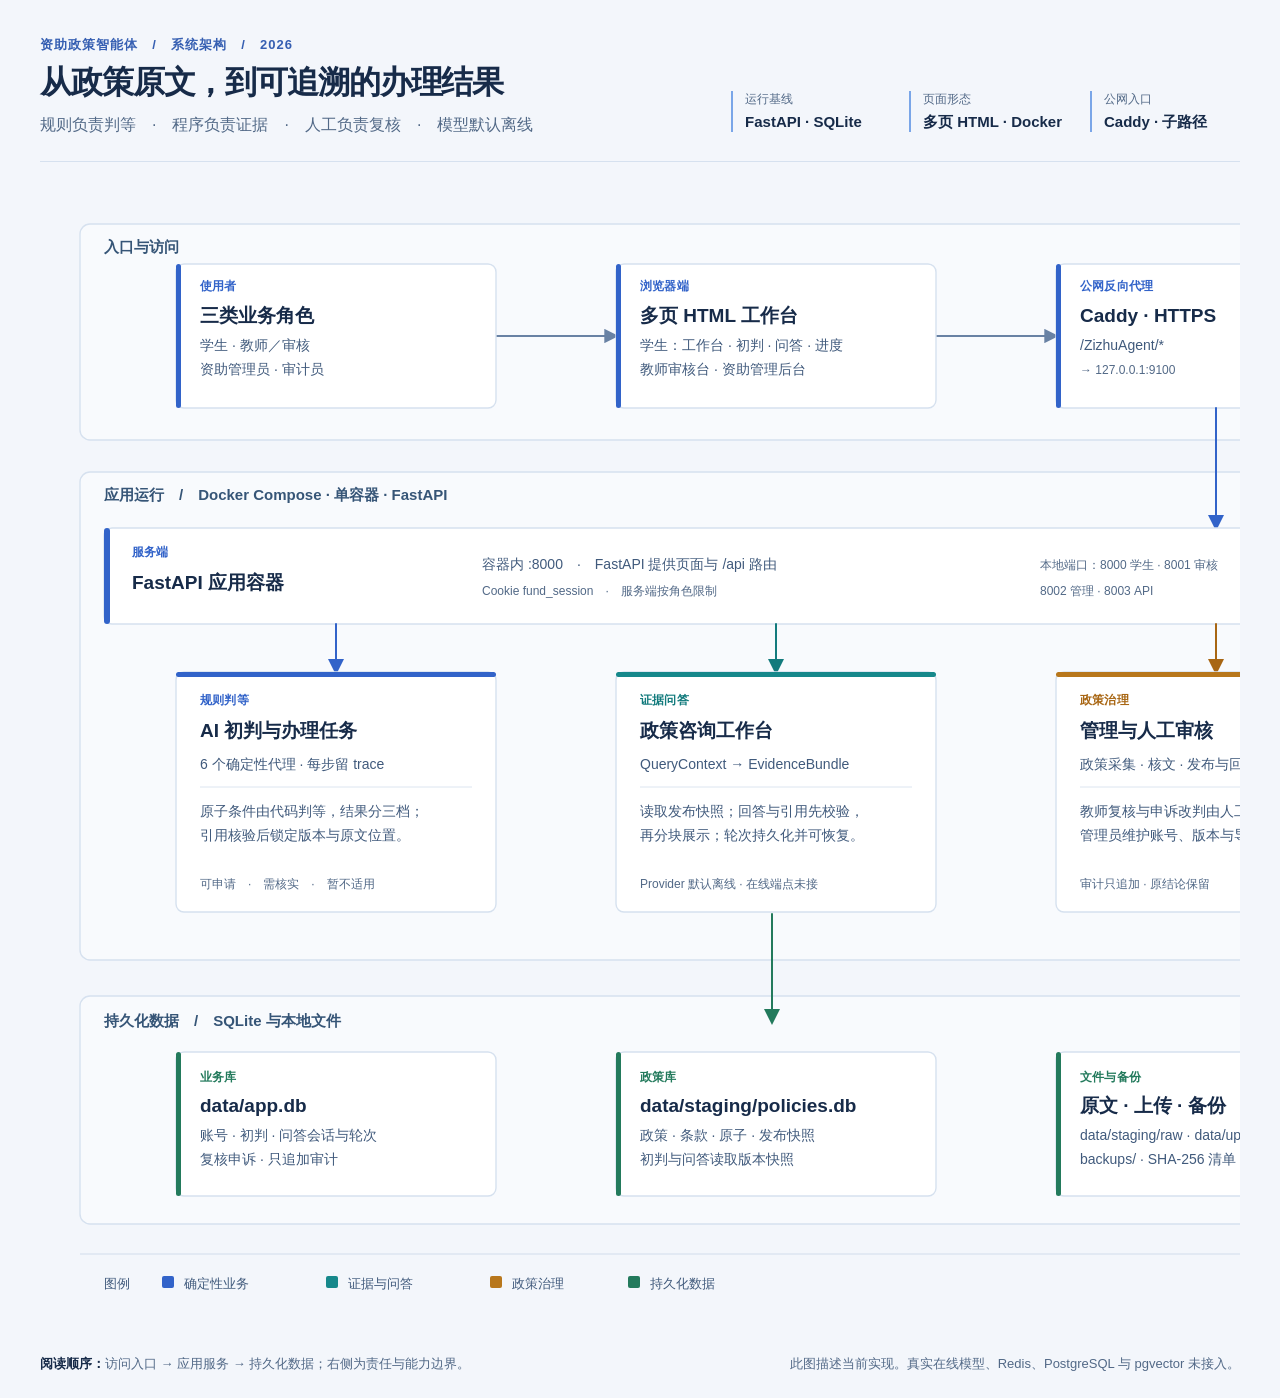
<file: docs/资助政策智能体系统架构图.html>
<!doctype html>
<html lang="zh-CN">
<head>
  <meta charset="utf-8">
  <meta name="viewport" content="width=device-width, initial-scale=1">
  <meta name="color-scheme" content="light">
  <title>资助政策智能体｜系统架构</title>
  <style>
    :root {
      color-scheme: light;
      --paper: #f3f6fb;
      --ink: #172b49;
      --muted: #526987;
      --rule: #d6e1ef;
      --blue: #3263c9;
      --teal: #16888b;
      --amber: #a86613;
      --green: #237a5c;
      font-family: "Geist", "Microsoft YaHei", "Noto Sans SC", "PingFang SC", sans-serif;
    }
    *, *::before, *::after { box-sizing: border-box; }
    body { margin: 0; background: var(--paper); color: var(--ink); }
    .page { width: min(100%, 2048px); margin: 0 auto; padding: 34px 40px 24px; }
    .masthead {
      display: flex; align-items: flex-end; justify-content: space-between; gap: 32px;
      padding: 2px 0 24px; border-bottom: 1px solid var(--rule);
    }
    .identity { min-width: 0; }
    .eyebrow { margin: 0 0 10px; color: #365fb2; font-size: 13px; font-weight: 700; letter-spacing: .08em; }
    h1 { margin: 0; font-size: clamp(30px, 2.5vw, 46px); line-height: 1.18; letter-spacing: -.035em; font-weight: 750; }
    .subtitle { margin: 10px 0 0; color: var(--muted); font-size: 16px; line-height: 1.6; }
    .meta { display: flex; gap: 28px; padding-bottom: 5px; flex: 0 0 auto; }
    .meta-item { min-width: 150px; border-left: 2px solid #7aa6e8; padding-left: 12px; }
    .meta-label { display: block; margin-bottom: 5px; color: var(--muted); font-size: 12px; }
    .meta-value { display: block; font-size: 15px; font-weight: 700; }
    .diagram-container { width: 100%; min-width: 0; margin-top: 22px; overflow-x: auto; }
    svg { display: block; width: 100%; min-width: 1920px; height: auto; }
    .caption { display: flex; justify-content: space-between; gap: 24px; margin-top: 10px; color: var(--muted); font-size: 13px; line-height: 1.5; }
    .caption p { margin: 0; }
    .caption strong { color: var(--ink); }
    @media (max-width: 900px) {
      .page { padding: 24px 18px 18px; }
      .masthead { display: block; }
      .meta { margin-top: 22px; flex-wrap: wrap; gap: 16px 24px; }
      .caption { display: block; }
      .caption p + p { margin-top: 6px; }
    }
    @media print {
      body { background: #fff; }
      .page { width: 100%; padding: 16px; }
      .diagram-container { overflow-x: visible; }
      svg { min-width: 0; }
      .masthead { padding-bottom: 14px; }
    }
  </style>
</head>
<body>
  <main class="page">
    <header class="masthead">
      <div class="identity">
        <p class="eyebrow">资助政策智能体　/　系统架构　/　2026</p>
        <h1>从政策原文，到可追溯的办理结果</h1>
        <p class="subtitle">规则负责判等　·　程序负责证据　·　人工负责复核　·　模型默认离线</p>
      </div>
      <div class="meta" aria-label="架构基线">
        <div class="meta-item"><span class="meta-label">运行基线</span><span class="meta-value">FastAPI · SQLite</span></div>
        <div class="meta-item"><span class="meta-label">页面形态</span><span class="meta-value">多页 HTML · Docker</span></div>
        <div class="meta-item"><span class="meta-label">公网入口</span><span class="meta-value">Caddy · 子路径</span></div>
      </div>
    </header>

    <figure style="margin:0">
      <div class="diagram-container">
        <svg xmlns="http://www.w3.org/2000/svg" viewBox="0 0 1920 1160" role="img" aria-labelledby="fund-architecture-title fund-architecture-desc">
          <title id="fund-architecture-title">资助政策智能体系统架构</title>
          <desc id="fund-architecture-desc">展示学生、教师和资助管理员经过多页前端与 Caddy 访问 FastAPI，进入资格初判、政策问答和政策治理服务，并使用业务 SQLite、政策 SQLite 与文件备份；侧栏说明规则、引用、人工复核和模型的责任边界。</desc>
          <defs>
            <marker id="fund-arrow" markerWidth="8" markerHeight="8" refX="6.5" refY="4" orient="auto" markerUnits="strokeWidth">
              <path d="M0,0 L8,4 L0,8 Z" fill="#6982a4"/>
            </marker>
            <marker id="fund-arrow-blue" markerWidth="8" markerHeight="8" refX="6.5" refY="4" orient="auto" markerUnits="strokeWidth">
              <path d="M0,0 L8,4 L0,8 Z" fill="#3263c9"/>
            </marker>
            <marker id="fund-arrow-teal" markerWidth="8" markerHeight="8" refX="6.5" refY="4" orient="auto" markerUnits="strokeWidth">
              <path d="M0,0 L8,4 L0,8 Z" fill="#137b7d"/>
            </marker>
            <marker id="fund-arrow-amber" markerWidth="8" markerHeight="8" refX="6.5" refY="4" orient="auto" markerUnits="strokeWidth">
              <path d="M0,0 L8,4 L0,8 Z" fill="#a86613"/>
            </marker>
            <marker id="fund-arrow-green" markerWidth="8" markerHeight="8" refX="6.5" refY="4" orient="auto" markerUnits="strokeWidth">
              <path d="M0,0 L8,4 L0,8 Z" fill="#237a5c"/>
            </marker>
            <filter id="fund-line-glow" x="-100%" y="-100%" width="300%" height="300%" color-interpolation-filters="sRGB">
              <feGaussianBlur stdDeviation="4"/>
            </filter>
            <style>
              .zone { fill:#f8fafd; stroke:#d6e1ef; stroke-width:1.4; }
              .zone-title { font:600 15px "Geist","Microsoft YaHei","Noto Sans SC","PingFang SC",sans-serif; fill:#365577; }
              .node { fill:#fff; stroke:#d6e1ef; stroke-width:1.4; }
              .node-title { font:700 19px "Geist","Microsoft YaHei","Noto Sans SC","PingFang SC",sans-serif; fill:#172b49; }
              .node-body { font:400 14px "Geist","Microsoft YaHei","Noto Sans SC","PingFang SC",sans-serif; fill:#405a7c; }
              .node-note { font:500 12px "Geist","Microsoft YaHei","Noto Sans SC","PingFang SC",sans-serif; fill:#526987; }
              .label { font:700 12px "Geist","Microsoft YaHei","Noto Sans SC","PingFang SC",sans-serif; letter-spacing:.02em; }
              .section-title { font:700 17px "Geist","Microsoft YaHei","Noto Sans SC","PingFang SC",sans-serif; fill:#172b49; }
              .side-title { font:700 22px "Geist","Microsoft YaHei","Noto Sans SC","PingFang SC",sans-serif; fill:#172b49; }
              .side-head { font:700 16px "Geist","Microsoft YaHei","Noto Sans SC","PingFang SC",sans-serif; fill:#1c3457; }
              .side-body { font:400 14px "Geist","Microsoft YaHei","Noto Sans SC","PingFang SC",sans-serif; fill:#526987; }
              .arrow { fill:none; stroke:#6982a4; stroke-width:1.8; marker-end:url(#fund-arrow); }
              .arrow-blue { fill:none; stroke:#3263c9; stroke-width:2; marker-end:url(#fund-arrow-blue); }
              .glow-halo { fill:none; stroke-width:7; stroke-linecap:round; opacity:.42; filter:url(#fund-line-glow); }
              .glow-halo.blue { stroke:#82a9fb; }
              .glow-halo.teal { stroke:#71c1bd; }
              .glow-halo.amber { stroke:#e3b56f; }
              .glow-halo.green { stroke:#78ba98; }
              .flow-line { fill:none; stroke-width:2; stroke-linecap:round; }
              .flow-line.blue { stroke:#3263c9; marker-end:url(#fund-arrow-blue); }
              .flow-line.teal { stroke:#137b7d; marker-end:url(#fund-arrow-teal); }
              .flow-line.amber { stroke:#a86613; marker-end:url(#fund-arrow-amber); }
              .flow-line.green { stroke:#237a5c; marker-end:url(#fund-arrow-green); }
              .divider { stroke:#dce5f0; stroke-width:1; }
              .tag { font:600 12px "Geist","Microsoft YaHei","Noto Sans SC","PingFang SC",sans-serif; }
              .legend { font:500 13px "Geist","Microsoft YaHei","Noto Sans SC","PingFang SC",sans-serif; fill:#405a7c; }
            </style>
          </defs>

          <!-- 入口层 -->
          <rect class="zone" x="40" y="40" width="1400" height="216" rx="10"/>
          <text class="zone-title" x="64" y="68">入口与访问</text>

          <!-- 箭头先于节点绘制 -->
          <path class="arrow" d="M456 152 H576"/>
          <path class="arrow" d="M896 152 H1016"/>

          <rect class="node" x="136" y="80" width="320" height="144" rx="8"/>
          <rect x="136" y="80" width="5" height="144" rx="2.5" fill="#3263c9"/>
          <text class="label" x="160" y="106" fill="#3263c9">使用者</text>
          <text class="node-title" x="160" y="138">三类业务角色</text>
          <text class="node-body" x="160" y="166">学生 · 教师／审核</text>
          <text class="node-body" x="160" y="190">资助管理员 · 审计员</text>

          <rect class="node" x="576" y="80" width="320" height="144" rx="8"/>
          <rect x="576" y="80" width="5" height="144" rx="2.5" fill="#3263c9"/>
          <text class="label" x="600" y="106" fill="#3263c9">浏览器端</text>
          <text class="node-title" x="600" y="138">多页 HTML 工作台</text>
          <text class="node-body" x="600" y="166">学生：工作台 · 初判 · 问答 · 进度</text>
          <text class="node-body" x="600" y="190">教师审核台 · 资助管理后台</text>

          <rect class="node" x="1016" y="80" width="320" height="144" rx="8"/>
          <rect x="1016" y="80" width="5" height="144" rx="2.5" fill="#3263c9"/>
          <text class="label" x="1040" y="106" fill="#3263c9">公网反向代理</text>
          <text class="node-title" x="1040" y="138">Caddy · HTTPS</text>
          <text class="node-body" x="1040" y="166">/ZizhuAgent/*</text>
          <text class="node-note" x="1040" y="190">→ 127.0.0.1:9100</text>

          <!-- 应用运行区 -->
          <rect class="zone" x="40" y="288" width="1400" height="488" rx="10"/>
          <text class="zone-title" x="64" y="316">应用运行　/　Docker Compose · 单容器 · FastAPI</text>

          <path class="glow-halo blue" d="M1176 224 V344"/>
          <path class="flow-line blue" d="M1176 224 V344"/>

          <rect class="node" x="64" y="344" width="1352" height="96" rx="8"/>
          <rect x="64" y="344" width="6" height="96" rx="3" fill="#3263c9"/>
          <text class="label" x="92" y="372" fill="#3263c9">服务端</text>
          <text class="node-title" x="92" y="405">FastAPI 应用容器</text>
          <text class="node-body" x="442" y="385">容器内 :8000　·　FastAPI 提供页面与 /api 路由</text>
          <text class="node-note" x="442" y="411">Cookie fund_session　·　服务端按角色限制</text>
          <text class="node-note" x="1000" y="385">本地端口：8000 学生 · 8001 审核</text>
          <text class="node-note" x="1000" y="411">8002 管理 · 8003 API</text>

          <!-- FastAPI 到三个业务能力的独立垂直连接 -->
          <path class="glow-halo blue" d="M296 440 V488"/>
          <path class="flow-line blue" d="M296 440 V488"/>
          <path class="glow-halo teal" d="M736 440 V488"/>
          <path class="flow-line teal" d="M736 440 V488"/>
          <path class="glow-halo amber" d="M1176 440 V488"/>
          <path class="flow-line amber" d="M1176 440 V488"/>

          <rect class="node" x="136" y="488" width="320" height="240" rx="8"/>
          <rect x="136" y="488" width="320" height="5" rx="2.5" fill="#3263c9"/>
          <text class="label" x="160" y="520" fill="#3263c9">规则判等</text>
          <text class="node-title" x="160" y="553">AI 初判与办理任务</text>
          <text class="node-body" x="160" y="585">6 个确定性代理 · 每步留 trace</text>
          <line class="divider" x1="160" y1="603" x2="432" y2="603"/>
          <text class="node-body" x="160" y="632">原子条件由代码判等，结果分三档；</text>
          <text class="node-body" x="160" y="656">引用核验后锁定版本与原文位置。</text>
          <text class="node-note" x="160" y="704">可申请　·　需核实　·　暂不适用</text>

          <rect class="node" x="576" y="488" width="320" height="240" rx="8"/>
          <rect x="576" y="488" width="320" height="5" rx="2.5" fill="#16888b"/>
          <text class="label" x="600" y="520" fill="#137b7d">证据问答</text>
          <text class="node-title" x="600" y="553">政策咨询工作台</text>
          <text class="node-body" x="600" y="585">QueryContext → EvidenceBundle</text>
          <line class="divider" x1="600" y1="603" x2="872" y2="603"/>
          <text class="node-body" x="600" y="632">读取发布快照；回答与引用先校验，</text>
          <text class="node-body" x="600" y="656">再分块展示；轮次持久化并可恢复。</text>
          <text class="node-note" x="600" y="704">Provider 默认离线 · 在线端点未接</text>

          <rect class="node" x="1016" y="488" width="320" height="240" rx="8"/>
          <rect x="1016" y="488" width="320" height="5" rx="2.5" fill="#b8771c"/>
          <text class="label" x="1040" y="520" fill="#a86613">政策治理</text>
          <text class="node-title" x="1040" y="553">管理与人工审核</text>
          <text class="node-body" x="1040" y="585">政策采集 · 核文 · 发布与回滚</text>
          <line class="divider" x1="1040" y1="603" x2="1312" y2="603"/>
          <text class="node-body" x="1040" y="632">教师复核与申诉改判由人工完成；</text>
          <text class="node-body" x="1040" y="656">管理员维护账号、版本与导出审批。</text>
          <text class="node-note" x="1040" y="704">审计只追加 · 原结论保留</text>

          <!-- 服务层到数据层：整体持久化关系；具体读写见各模块与数据说明 -->
          <!-- 持久化区 -->
          <rect class="zone" x="40" y="812" width="1400" height="228" rx="10"/>
          <path class="glow-halo green" d="M732 730 V838"/>
          <path class="flow-line green" d="M732 730 V838"/>
          <text class="zone-title" x="64" y="842">持久化数据　/　SQLite 与本地文件</text>

          <rect class="node" x="136" y="868" width="320" height="144" rx="8"/>
          <rect x="136" y="868" width="5" height="144" rx="2.5" fill="#237a5c"/>
          <text class="label" x="160" y="897" fill="#237a5c">业务库</text>
          <text class="node-title" x="160" y="928">data/app.db</text>
          <text class="node-body" x="160" y="956">账号 · 初判 · 问答会话与轮次</text>
          <text class="node-body" x="160" y="980">复核申诉 · 只追加审计</text>

          <rect class="node" x="576" y="868" width="320" height="144" rx="8"/>
          <rect x="576" y="868" width="5" height="144" rx="2.5" fill="#237a5c"/>
          <text class="label" x="600" y="897" fill="#237a5c">政策库</text>
          <text class="node-title" x="600" y="928">data/staging/policies.db</text>
          <text class="node-body" x="600" y="956">政策 · 条款 · 原子 · 发布快照</text>
          <text class="node-body" x="600" y="980">初判与问答读取版本快照</text>

          <rect class="node" x="1016" y="868" width="320" height="144" rx="8"/>
          <rect x="1016" y="868" width="5" height="144" rx="2.5" fill="#237a5c"/>
          <text class="label" x="1040" y="897" fill="#237a5c">文件与备份</text>
          <text class="node-title" x="1040" y="928">原文 · 上传 · 备份</text>
          <text class="node-body" x="1040" y="956">data/staging/raw · data/uploads</text>
          <text class="node-body" x="1040" y="980">backups/ · SHA-256 清单</text>

          <!-- 可信边界侧栏 -->
          <rect x="1480" y="40" width="400" height="1000" rx="10" fill="#fff" stroke="#d6e1ef" stroke-width="1.4"/>
          <rect x="1480" y="40" width="400" height="8" rx="4" fill="#1d427d"/>
          <text class="label" x="1512" y="74" fill="#3263c9">可信边界</text>
          <text class="side-title" x="1512" y="110">每条结论都能说明</text>
          <text class="side-body" x="1512" y="140">谁负责、依据何在、如何复核</text>
          <line class="divider" x1="1512" y1="163" x2="1848" y2="163"/>

          <circle cx="1532" cy="204" r="15" fill="#edf3ff"/>
          <text class="tag" x="1532" y="209" text-anchor="middle" fill="#3263c9">1</text>
          <text class="side-head" x="1560" y="202">程序给出三档结论</text>
          <text class="side-body" x="1560" y="229">模型不判定，也不改写规则结果。</text>
          <line class="divider" x1="1512" y1="256" x2="1848" y2="256"/>

          <circle cx="1532" cy="296" r="15" fill="#eaf6f5"/>
          <text class="tag" x="1532" y="301" text-anchor="middle" fill="#16888b">2</text>
          <text class="side-head" x="1560" y="294">引用由系统拼装</text>
          <text class="side-body" x="1560" y="321">版本、条款与原文位置可回点。</text>
          <line class="divider" x1="1512" y1="348" x2="1848" y2="348"/>

          <circle cx="1532" cy="388" r="15" fill="#fff5e8"/>
          <text class="tag" x="1532" y="393" text-anchor="middle" fill="#a86613">3</text>
          <text class="side-head" x="1560" y="386">人工负责复核与改判</text>
          <text class="side-body" x="1560" y="413">申诉理由、审核动作与旧结论留痕。</text>
          <line class="divider" x1="1512" y1="440" x2="1848" y2="440"/>

          <circle cx="1532" cy="480" r="15" fill="#edf6f1"/>
          <text class="tag" x="1532" y="485" text-anchor="middle" fill="#237a5c">4</text>
          <text class="side-head" x="1560" y="478">数据按用途分库</text>
          <text class="side-body" x="1560" y="505">业务数据与政策版本快照分离。</text>

          <rect x="1512" y="560" width="336" height="188" rx="8" fill="#f3f6fb" stroke="#dce5f0"/>
          <text class="label" x="1536" y="592" fill="#3263c9">当前能力边界</text>
          <text class="side-head" x="1536" y="626">模型默认离线</text>
          <text class="side-body" x="1536" y="655">在线 Provider 已实现回退路径，</text>
          <text class="side-body" x="1536" y="679">但真实模型端点尚未连接。</text>
          <text class="side-body" x="1536" y="716">当前不部署 Redis / PostgreSQL / pgvector。</text>

          <rect x="1512" y="780" width="336" height="206" rx="8" fill="#1d3d70"/>
          <text x="1536" y="816" font-family="Geist,Microsoft YaHei,Noto Sans SC,PingFang SC,sans-serif" font-size="14" font-weight="700" fill="#ffffff">结果使用边界</text>
          <text x="1536" y="852" font-family="Geist,Microsoft YaHei,Noto Sans SC,PingFang SC,sans-serif" font-size="13" fill="#e3ecf8">AI 初判仅供参考。</text>
          <text x="1536" y="878" font-family="Geist,Microsoft YaHei,Noto Sans SC,PingFang SC,sans-serif" font-size="13" fill="#e3ecf8">最终以资助部门认定为准。</text>
          <line x1="1536" y1="906" x2="1824" y2="906" stroke="#7891b5" stroke-width="1"/>
          <text x="1536" y="940" font-family="Geist,Microsoft YaHei,Noto Sans SC,PingFang SC,sans-serif" font-size="12" fill="#e3ecf8">系统提供政策解释与办理指引，</text>
          <text x="1536" y="964" font-family="Geist,Microsoft YaHei,Noto Sans SC,PingFang SC,sans-serif" font-size="12" fill="#e3ecf8">不替代学校审核或资金发放。</text>

          <!-- 底部色彩图例与来源 -->
          <line x1="40" y1="1070" x2="1880" y2="1070" stroke="#d1ddeb" stroke-width="1.2"/>
          <text class="legend" x="64" y="1104" font-weight="700">图例</text>
          <rect x="122" y="1092" width="12" height="12" rx="2" fill="#3263c9"/>
          <text class="legend" x="144" y="1104">确定性业务</text>
          <rect x="286" y="1092" width="12" height="12" rx="2" fill="#16888b"/>
          <text class="legend" x="308" y="1104">证据与问答</text>
          <rect x="450" y="1092" width="12" height="12" rx="2" fill="#b8771c"/>
          <text class="legend" x="472" y="1104">政策治理</text>
          <rect x="588" y="1092" width="12" height="12" rx="2" fill="#237a5c"/>
          <text class="legend" x="610" y="1104">持久化数据</text>
          <text class="legend" x="1880" y="1104" text-anchor="end">依据：当前仓库实现与部署记录　·　2026-11-09</text>
        </svg>
      </div>
      <figcaption class="caption">
        <p><strong>阅读顺序：</strong>访问入口 → 应用服务 → 持久化数据；右侧为责任与能力边界。</p>
        <p>此图描述当前实现。真实在线模型、Redis、PostgreSQL 与 pgvector 未接入。</p>
      </figcaption>
    </figure>
  </main>
</body>
</html>
</file>
